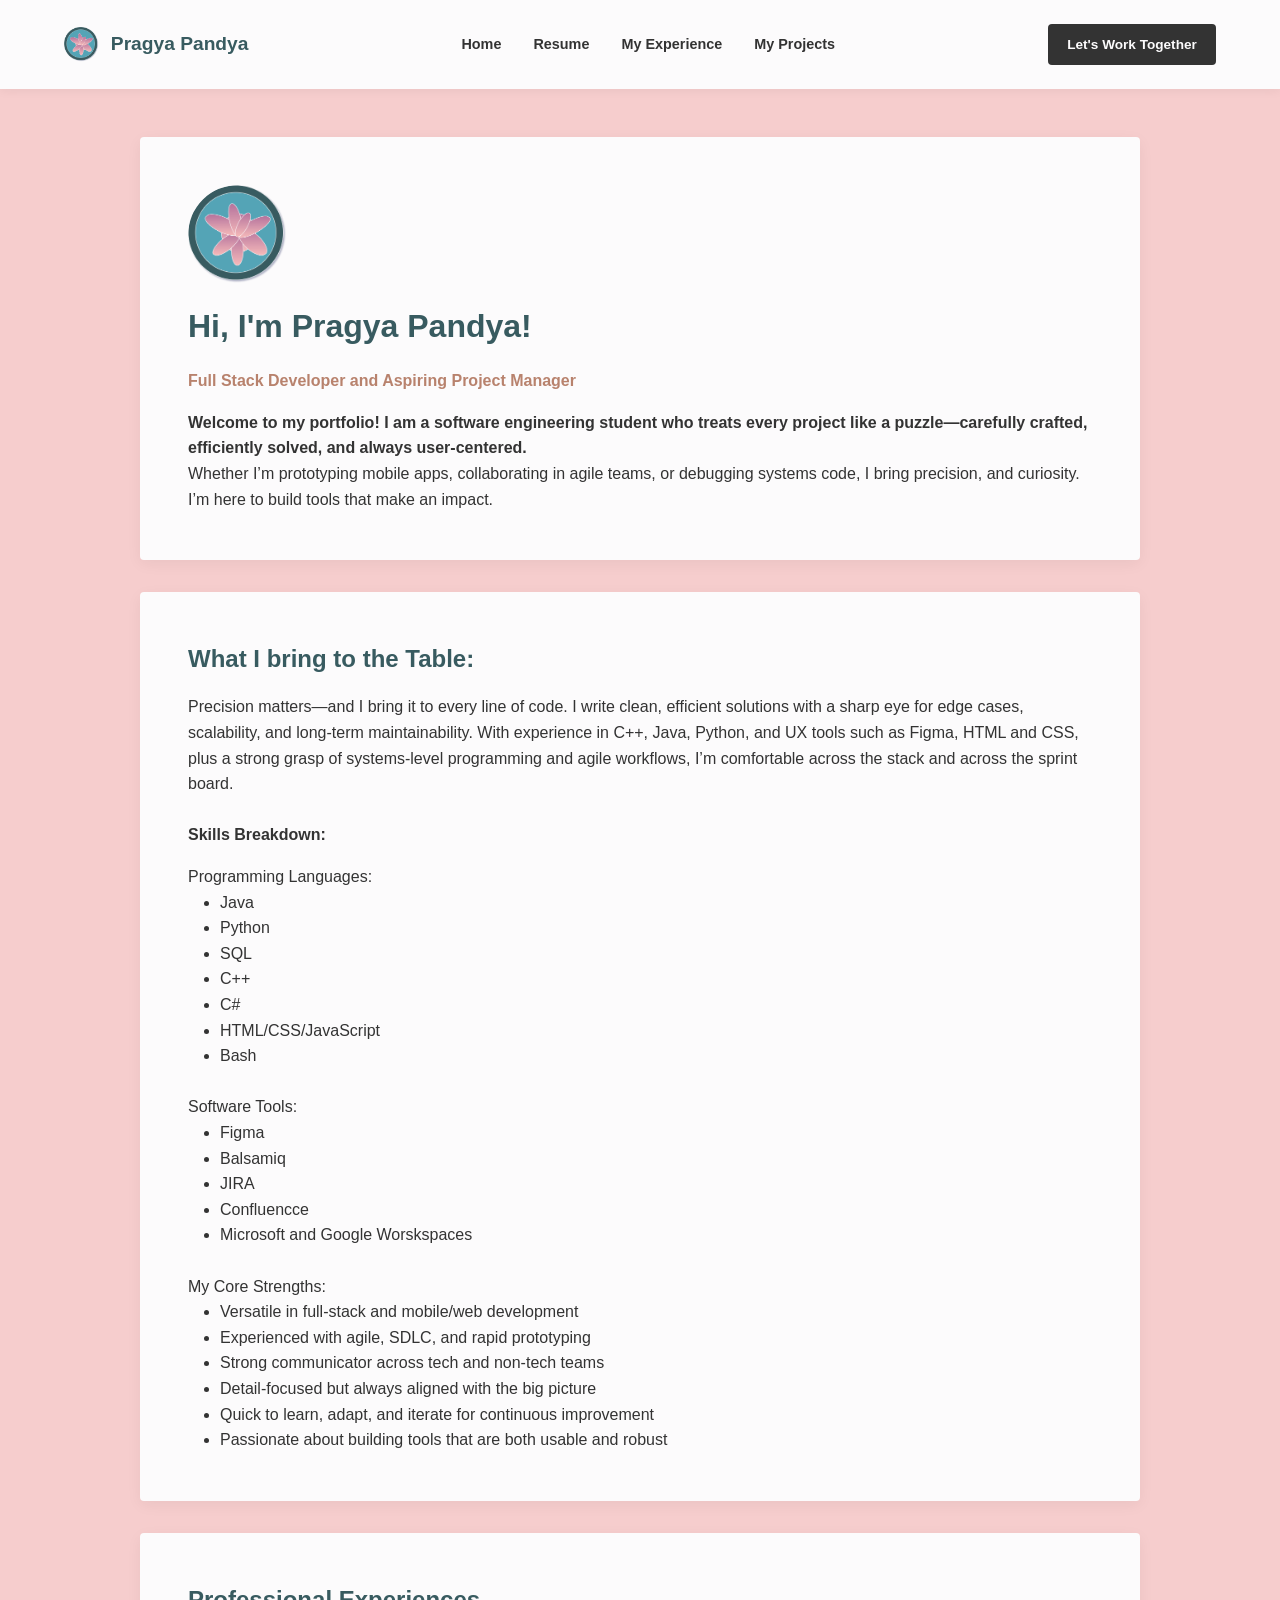
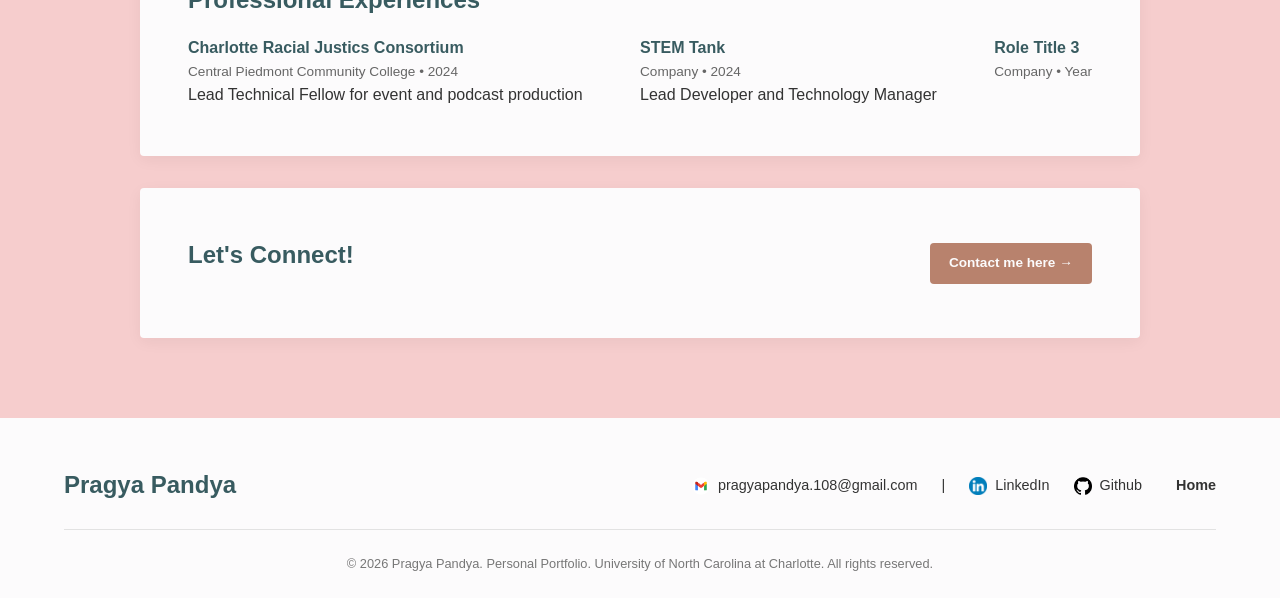
<file: index.html>
<!DOCTYPE html>
<html lang="en">
<head>
    <meta charset="UTF-8">
    <meta name="viewport" content="width=device-width, initial-scale=1.0">
    <title>Home | Pragya Pandya</title>
    <link rel="icon" type="image/x-icon" href="images/lol.png">

    <link rel="stylesheet" href="styles.css">
    <link rel="stylesheet" href="animations.css">
</head>
<body>
    <div id="header-placeholder"></div>

    <main>
        <div class="container-box fade-in">
            <div class="profile-image"><img src="images/lol.png" alt="Profile Image"></div>
            <h1>Hi, I'm Pragya Pandya!</h1>
            <p style="color: var(--tan-brown); font-weight: bold; margin-bottom: 1rem;">Full Stack Developer and Aspiring Project Manager</p>
            <p><strong>Welcome to my portfolio! 
                I am a software engineering 
                student who treats every project like a puzzle—carefully 
                crafted, efficiently solved, and always user-centered.</strong>
                <br>
                Whether I’m prototyping mobile apps, collaborating in 
                agile teams, or debugging systems code, I bring 
                precision, and curiosity. I’m here to build 
                tools that make an impact.
            </p>
        </div>

        <div class="container-box fade-in">
            <h2>What I bring to the Table:</h2>
            <p>                
                Precision matters—and I bring it to every line of code. I 
                write clean, efficient solutions with a sharp eye for edge cases, 
                scalability, and long-term maintainability. With experience in C++, 
                Java, Python, and UX tools such as Figma, HTML and CSS, plus a strong grasp of systems-level programming and 
                agile workflows, I’m comfortable across the stack and across the 
                sprint board.
            </p> <br>
            <p style="margin-bottom: 1rem;"><strong>Skills Breakdown:</strong></p>
            <p>Programming Languages:</p>
            <ul style="margin-left: 2rem;">
                <li>Java</li>
                <li>Python</li>
                <li>SQL</li>
                <li>C++</li>
                <li>C#</li>
                <li>HTML/CSS/JavaScript</li>
                <li>Bash</li>
            </ul> <br>

            <p>Software Tools:</p>
            <ul style="margin-left: 2rem;">
                <li>Figma</li>
                <li>Balsamiq</li>
                <li>JIRA</li>
                <li>Confluencce</li>
                <li>Microsoft and Google Worskspaces</li>
            </ul> <br>

            <p>My Core Strengths:</p>
             <ul style="margin-left: 2rem;">
                <li>Versatile in full-stack and mobile/web development</li>
                <li>Experienced with agile, SDLC, and rapid prototyping</li>
                <li>Strong communicator across tech and non-tech teams</li>
                <li>Detail-focused but always aligned with the big picture</li>
                <li>Quick to learn, adapt, and iterate for continuous improvement</li>
                <li>Passionate about building tools that are both usable and robust</li>
            </ul>
        </div>

        <div class="container-box fade-in" section id="experience">
            <h2>Professional Experiences</h2>
            <div style="display: flex; justify-content: space-between; margin-top: 1rem;">
                <div>
                    <h4 style="color: var(--dark-teal);">Charlotte Racial Justics Consortium</h4>
                    <p style="font-size: 0.85rem; color: #666;">Central Piedmont Community College • 2024</p>
                    <p>Lead Technical Fellow for event and podcast production</p>
                </div>
                <div>
                    <h4 style="color: var(--dark-teal);">STEM Tank</h4>
                    <p style="font-size: 0.85rem; color: #666;">Company • 2024</p>
                    <p>Lead Developer and Technology Manager</p>

                </div>
                <div>
                    <h4 style="color: var(--dark-teal);">Role Title 3</h4>
                    <p style="font-size: 0.85rem; color: #666;">Company • Year</p>
                </div>
            </div>
        </div>

        <div class="container-box fade-in" style="display: flex; justify-content: space-between; align-items: center;">
            <h2>Let's Connect!</h2>
            <a href="contact-form.html" class="btn btn-primary">Contact me here →</a>
        </div>
    </main>

    <div id="footer-placeholder"></div>
    <script src="main.js"></script>
</body>
</html>
</file>
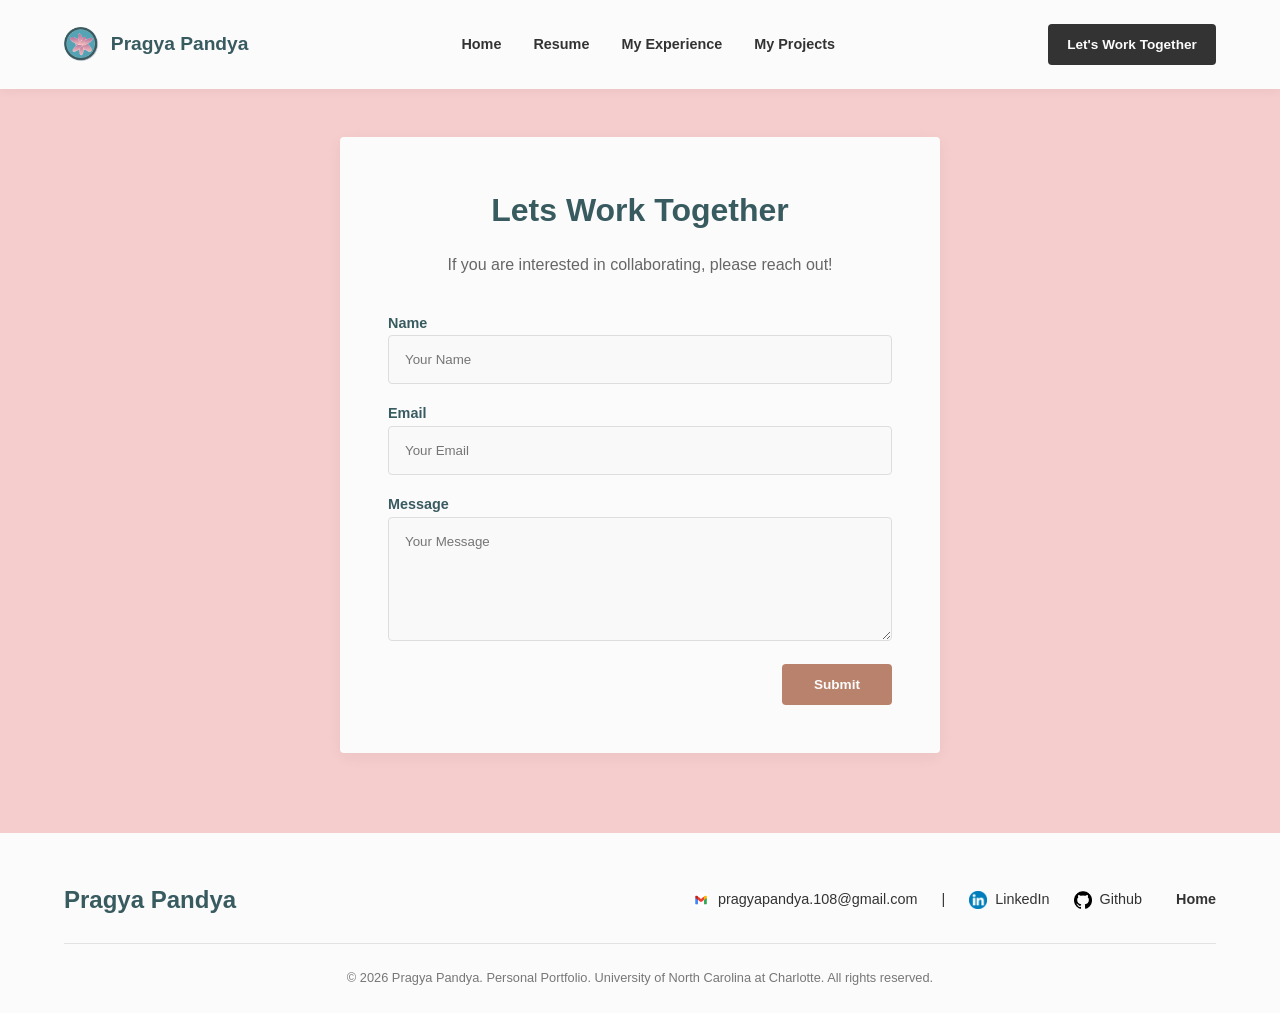
<file: contact-form.html>
<!DOCTYPE html>
<html lang="en">
<head>
    <meta charset="UTF-8">
    <meta name="viewport" content="width=device-width, initial-scale=1.0">
    <title>Contact | Pragya Pandya</title>
    <link rel="icon" type="image/x-icon" href="images/lol.png">
    <link rel="stylesheet" href="styles.css">
    <link rel="stylesheet" href="animations.css">
</head>
<body>
    <div id="header-placeholder"></div>

    <main>
        <div class="container-box fade-in" style="max-width: 600px;">
            <h1 style="text-align: center;">Lets Work Together</h1>
            <p style="text-align: center; color: #666; margin-bottom: 2rem;">If you are interested in collaborating, please reach out!</p>
            
            <form action="#" method="POST">
                <label style="font-weight: bold; font-size: 0.9rem; color: var(--dark-teal);">Name</label>
                <input type="text" placeholder="Your Name" required>
                
                <label style="font-weight: bold; font-size: 0.9rem; color: var(--dark-teal);">Email</label>
                <input type="email" placeholder="Your Email" required>
                
                <label style="font-weight: bold; font-size: 0.9rem; color: var(--dark-teal);">Message</label>
                <textarea rows="6" placeholder="Your Message" required></textarea>
                
                <div style="text-align: right;">
                    <button type="submit" class="btn btn-primary" style="padding: 0.8rem 2rem;">Submit</button>
                </div>
            </form>
        </div>
    </main>

    <div id="footer-placeholder"></div>
    <script src="main.js"></script>
</body>
</html>
</file>
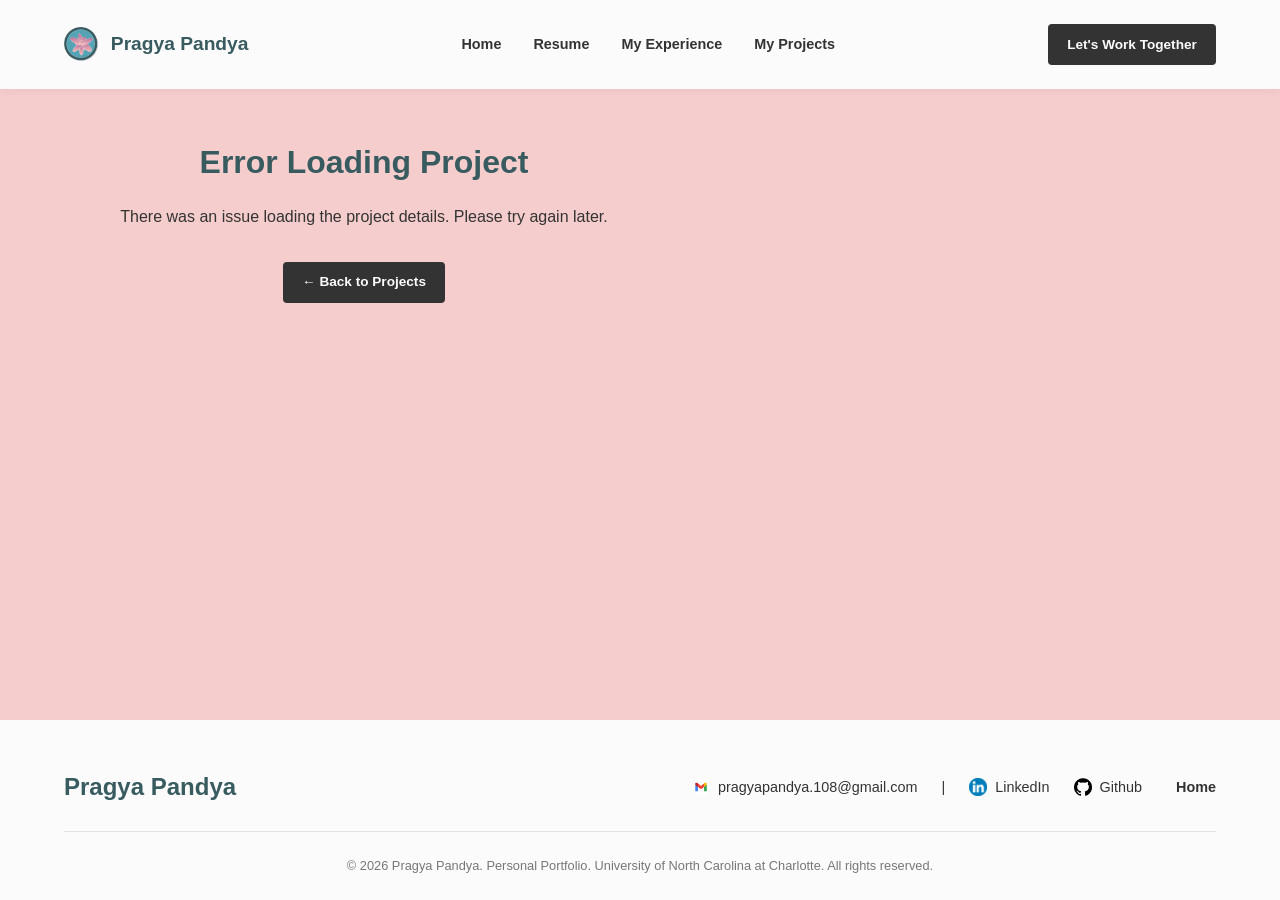
<file: project-detail.html>
<!DOCTYPE html>
<html lang="en">
<head>
    <meta charset="UTF-8">
    <meta name="viewport" content="width=device-width, initial-scale=1.0">
    <title>Project Details | Pragya Pandya</title>
    <link rel="icon" type="image/x-icon" href="images/lol.png">
    <link rel="stylesheet" href="styles.css">
    <link rel="stylesheet" href="animations.css">
</head>
<body>
    <div id="header-placeholder"></div>

    <main class="page-main">
        <section class="block-section bg-pink section-top-padded fade-in">
            
            <div class="inner-card layout-container detail-card-padded">
                
                <a href="projects.html" class="back-link">&larr; Back to Projects</a>
                
                <header class="detail-header-container">
                    <h1 id="project-detail-title" class="detail-title"></h1>
                </header>
                
                <div class="project-img-placeholder img-hero-size" id="project-detail-image"></div>
                
                <div class="detail-content-grid">
                    
                    <aside class="detail-sidebar-left">
                        <h3 class="sidebar-heading">Category</h3>
                        <p id="project-detail-category" class="sidebar-text"></p>

                        <h3 class="sidebar-heading">Affiliation</h3>
                        <p id="project-detail-affiliation" class="sidebar-text"></p>

                        <h3 class="sidebar-heading">Date</h3>
                        <p id="project-detail-date" class="sidebar-text"></p>

                        <h3 class="sidebar-heading">Skills Used</h3>
                        <div id="project-detail-skills" class="tag-container"></div> <br>
                        
                        <h3 class="sidebar-heading">External Links</h3>
                        <div id="project-links-container" style="margin-top: 2rem; display: flex; gap: 1rem; flex-wrap: wrap;"></div>

                    </aside>

                    <article class="detail-main-text">
                        <h2 class="detail-section-heading">Project Details</h2>
                        <p id="project-detail-short-description" class="detail-body-text"></p>

                        <h2 class="detail-section-heading">Project Goals/Vision</h2>
                        <p id="project-detail-goals" class="detail-body-text"></p>

                        <h2 class="detail-section-heading">Project Description</h2>
                        <p id="project-detail-description" class="detail-body-text"></p>

                        <h3 class="sidebar-heading">Project Gallery</h3>
                        <p class="detail-body-text">Here are some images from the project:</p>
                        <div id="project-gallery-container" style="margin-top: 3rem; display: grid; grid-template-columns: repeat(auto-fit, minmax(300px, 1fr)); gap: 1rem;"></div>
                    </article>  

                </div>
            </div>
        </section>
    </main>

    <div id="footer-placeholder"></div>
    <script src="main.js"></script>
    <script src="project-detail-loader.js"></script>
</body>
</html>
</file>
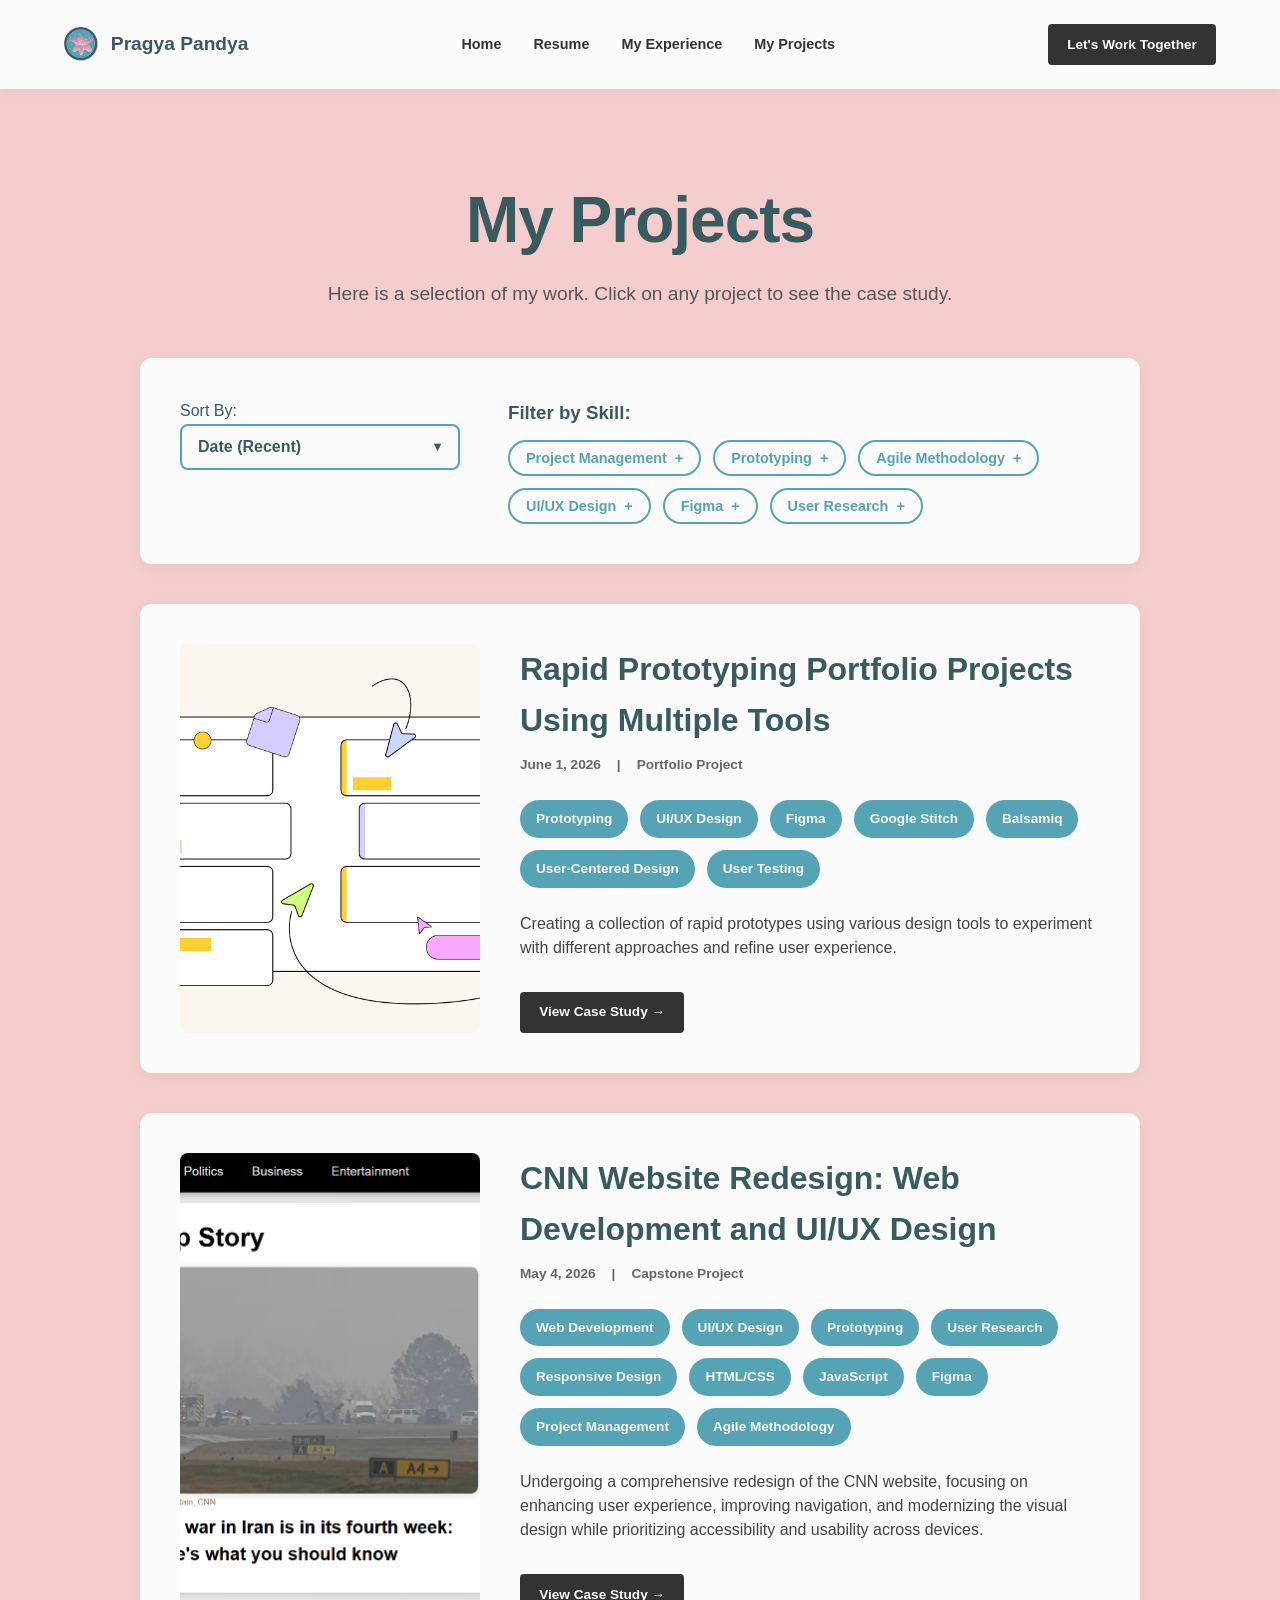
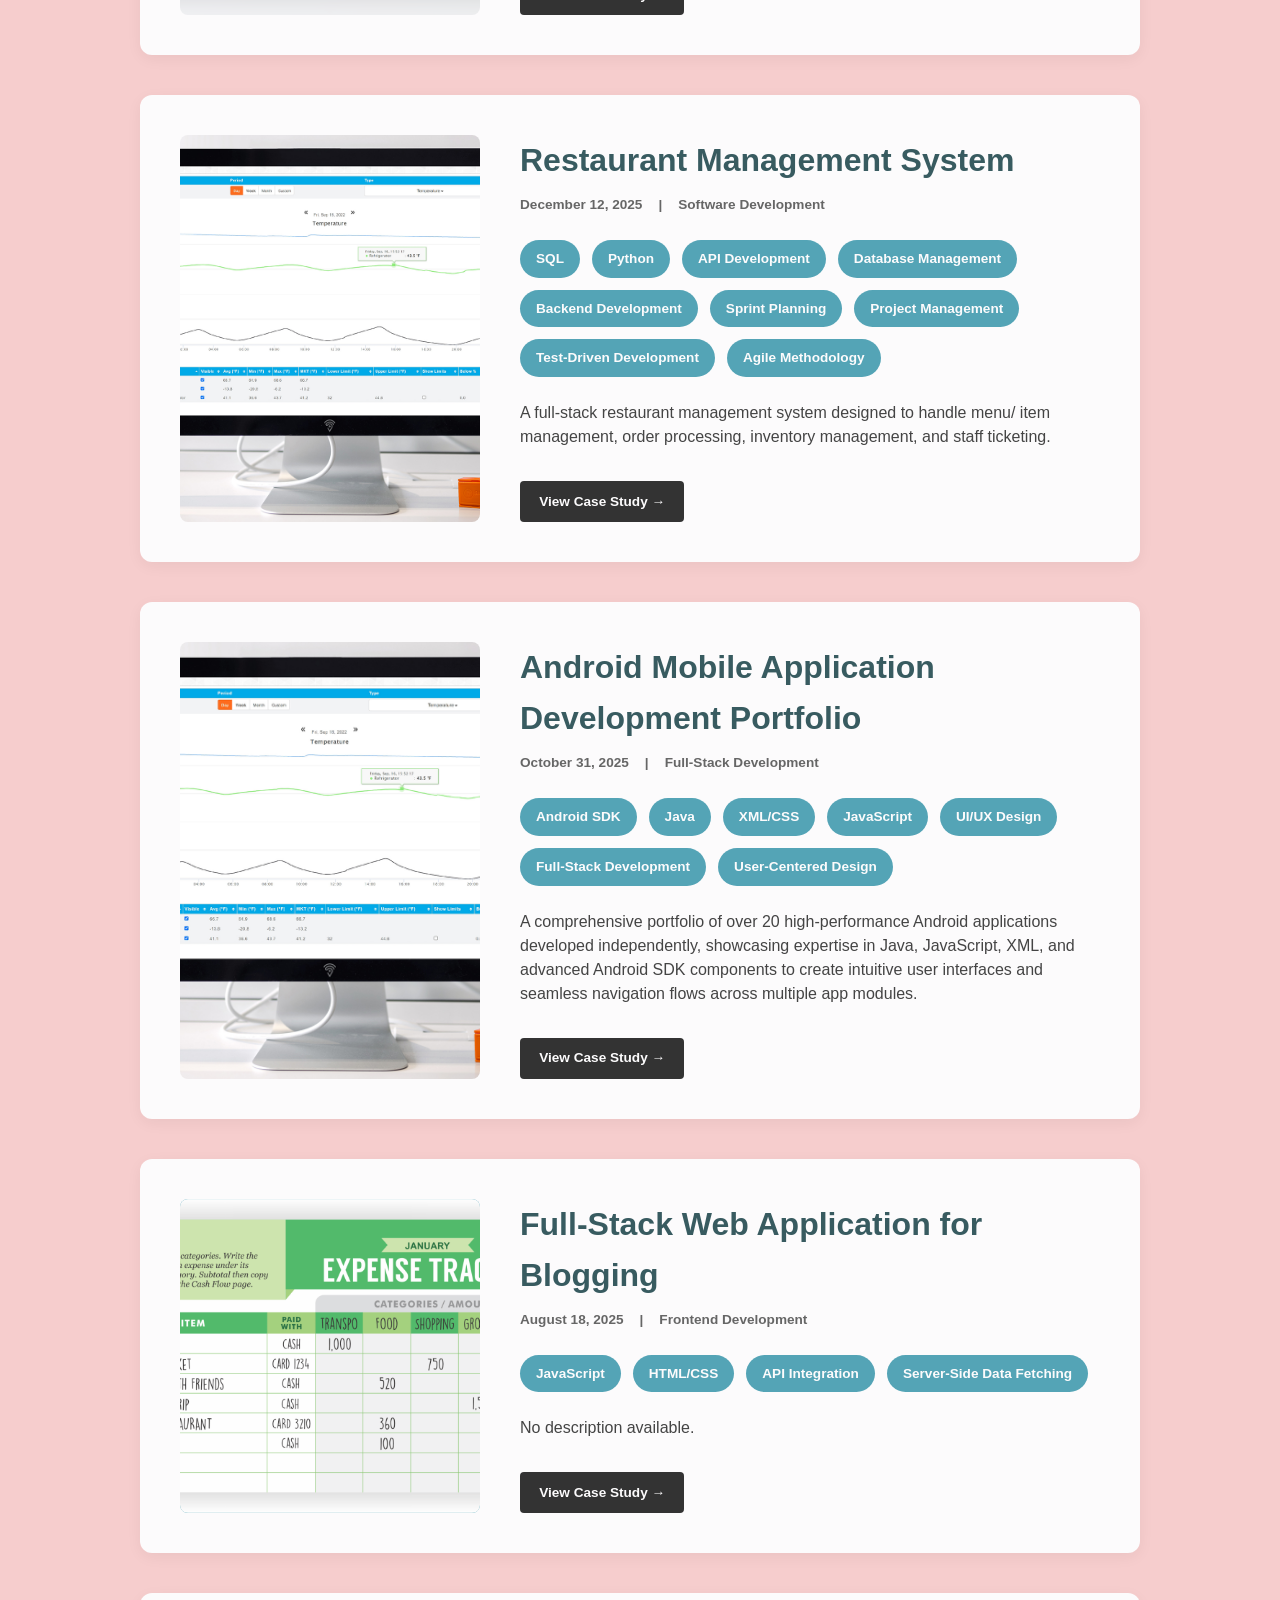
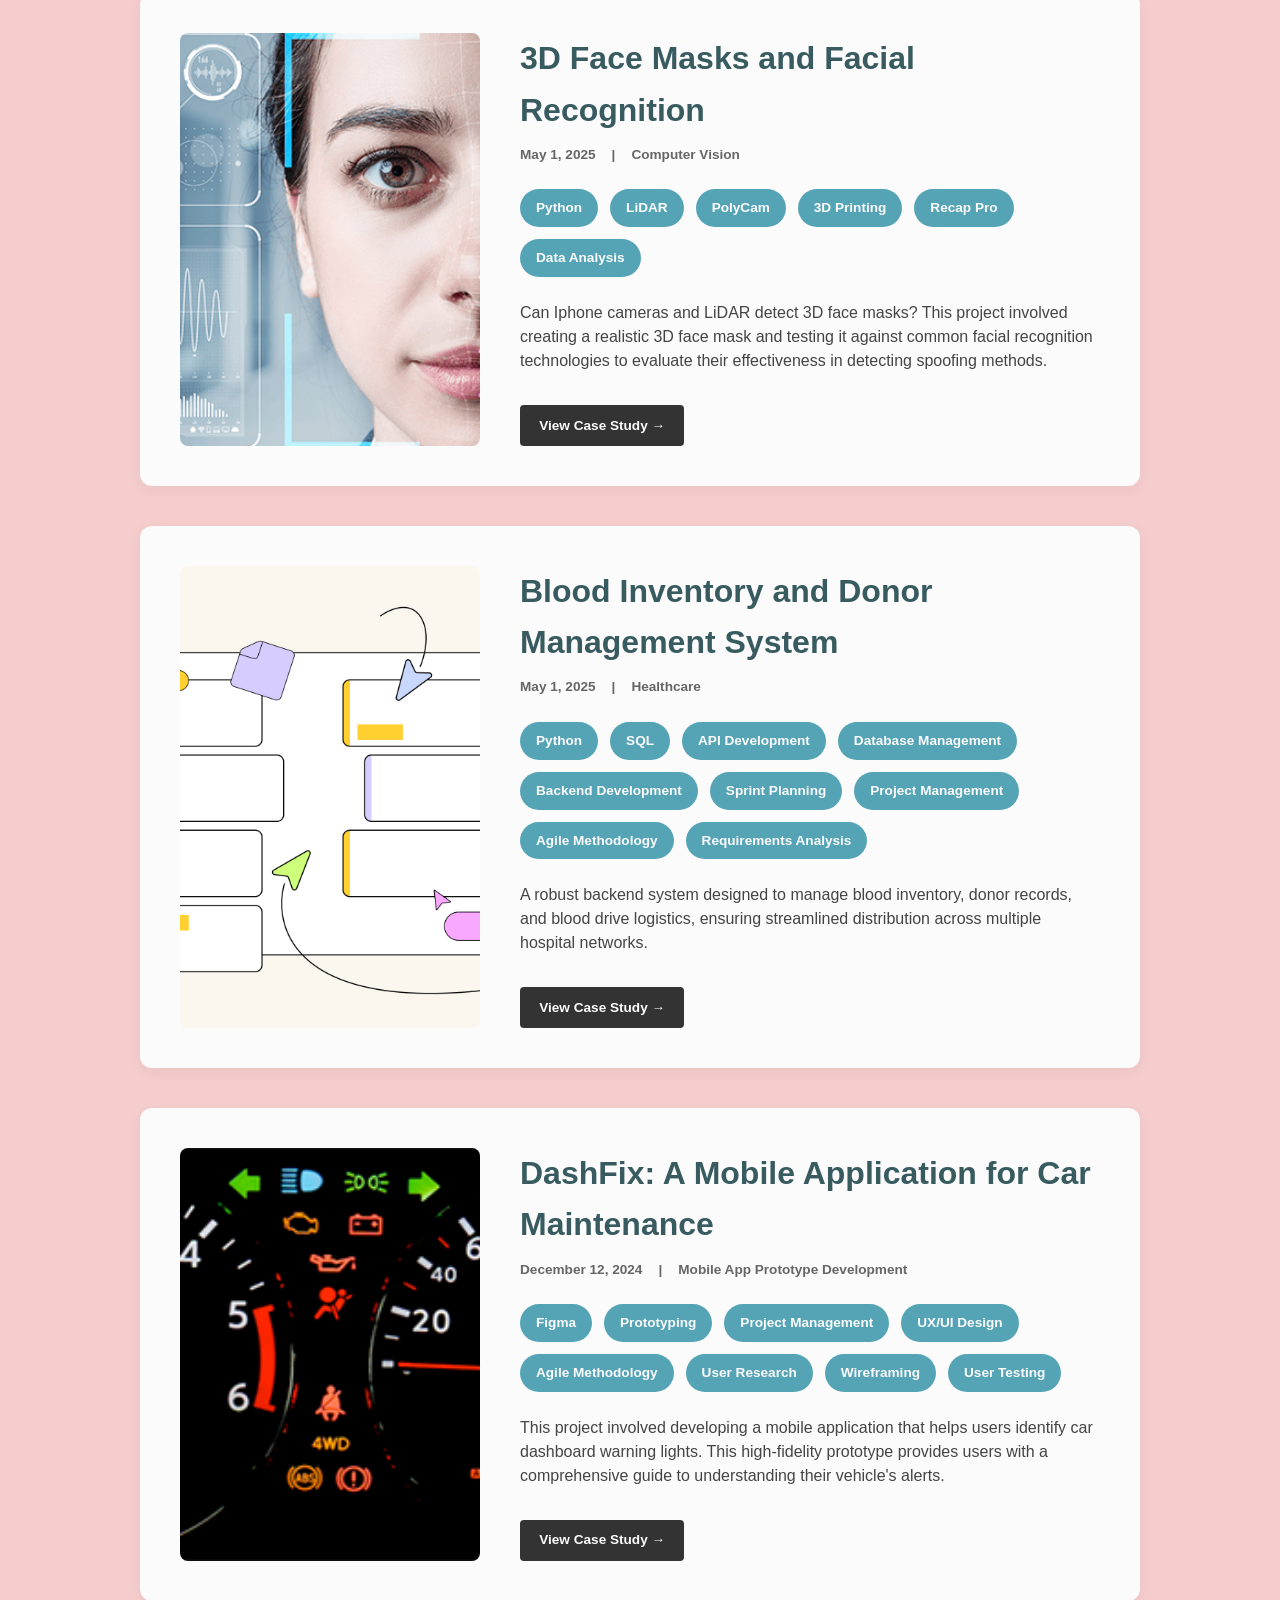
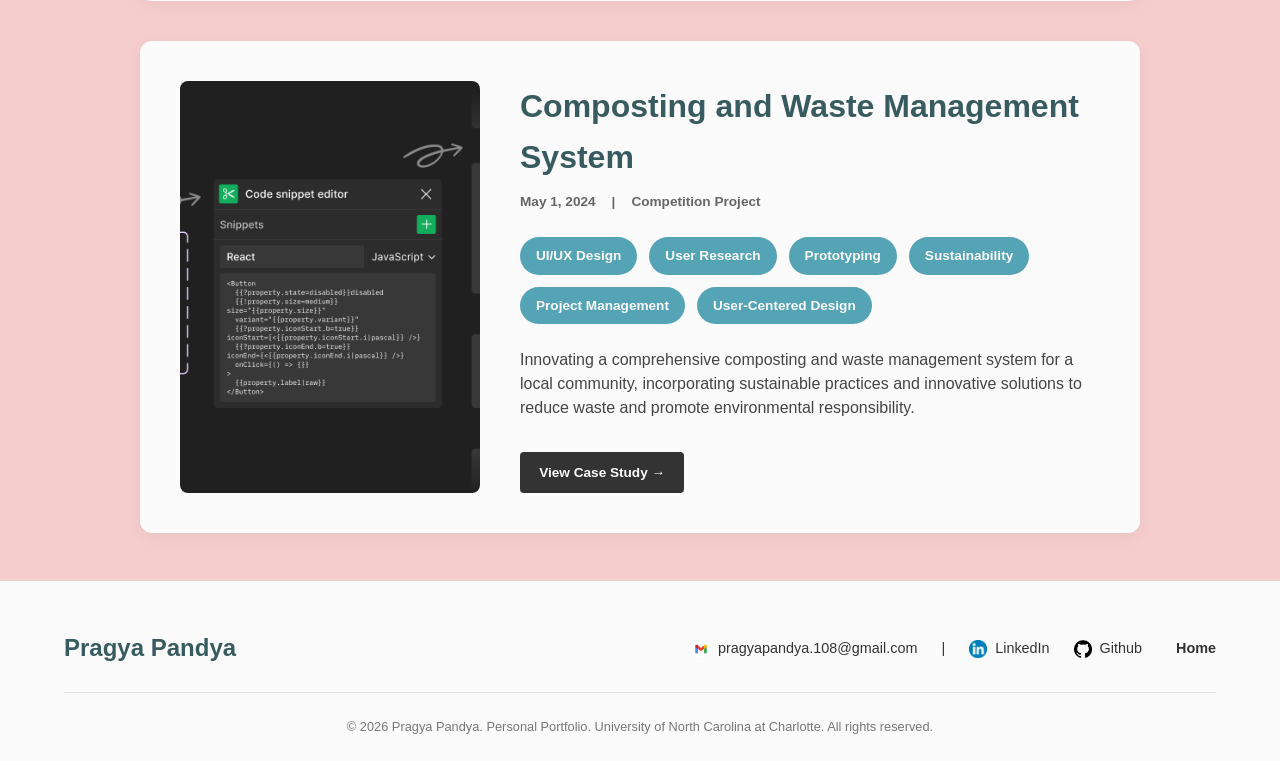
<file: projects.html>
<!DOCTYPE html>
<html lang="en">
<head>
    <meta charset="UTF-8">
    <meta name="viewport" content="width=device-width, initial-scale=1.0">
    <title>My Projects | Pragya Pandya</title>
    <link rel="icon" type="image/x-icon" href="images/lol.png">
    <link rel="stylesheet" href="styles.css">
    <link rel="stylesheet" href="animations.css">
</head>
<body>
    <div id="header-placeholder"></div>

    <main class="page-main">
        <section class="block-section bg-pink section-top-padded">
            <div class="inner-card layout-container header-card-padded">
                <div class="header-text-center">
                    <h1 class="page-title">My Projects</h1>
                    <p class="page-subtitle">Here is a selection of my work. Click on any project to see the case study.</p>
                </div>

                <div class="filter-sort-controls controls-layout controls-border">
                    <div class="control-group sort-group sort-min-width">
                        <label for="sort-select" class="control-label">Sort By:</label>
                        <div class="custom-select-wrapper">
                            <select id="sort-select">
                                <option value="recent">Date (Recent)</option>
                                <option value="oldest">Date (Oldest)</option>
                                <option value="az">Alphabetical (A-Z)</option>
                                <option value="za">Alphabetical (Z-A)</option>
                            </select>
                        </div>
                    </div>

                    <div class="control-group filter-group filter-grow">
                        <h3 class="control-label">Filter by Skill:</h3>
                        <div id="skill-filter-tags" class="tag-container"></div>
                    </div>
                </div>
            </div>
        </section>

        <section class="block-section bg-pink section-no-top-pad">
            <div class="layout-container">
                <div id="projects-container" class="projects-grid"></div>
            </div>
        </section>
    </main>

    <div id="footer-placeholder"></div>
    <script src="main.js"></script> 
    <script src="projects-list.js"></script>
</body>
</html>
</file>
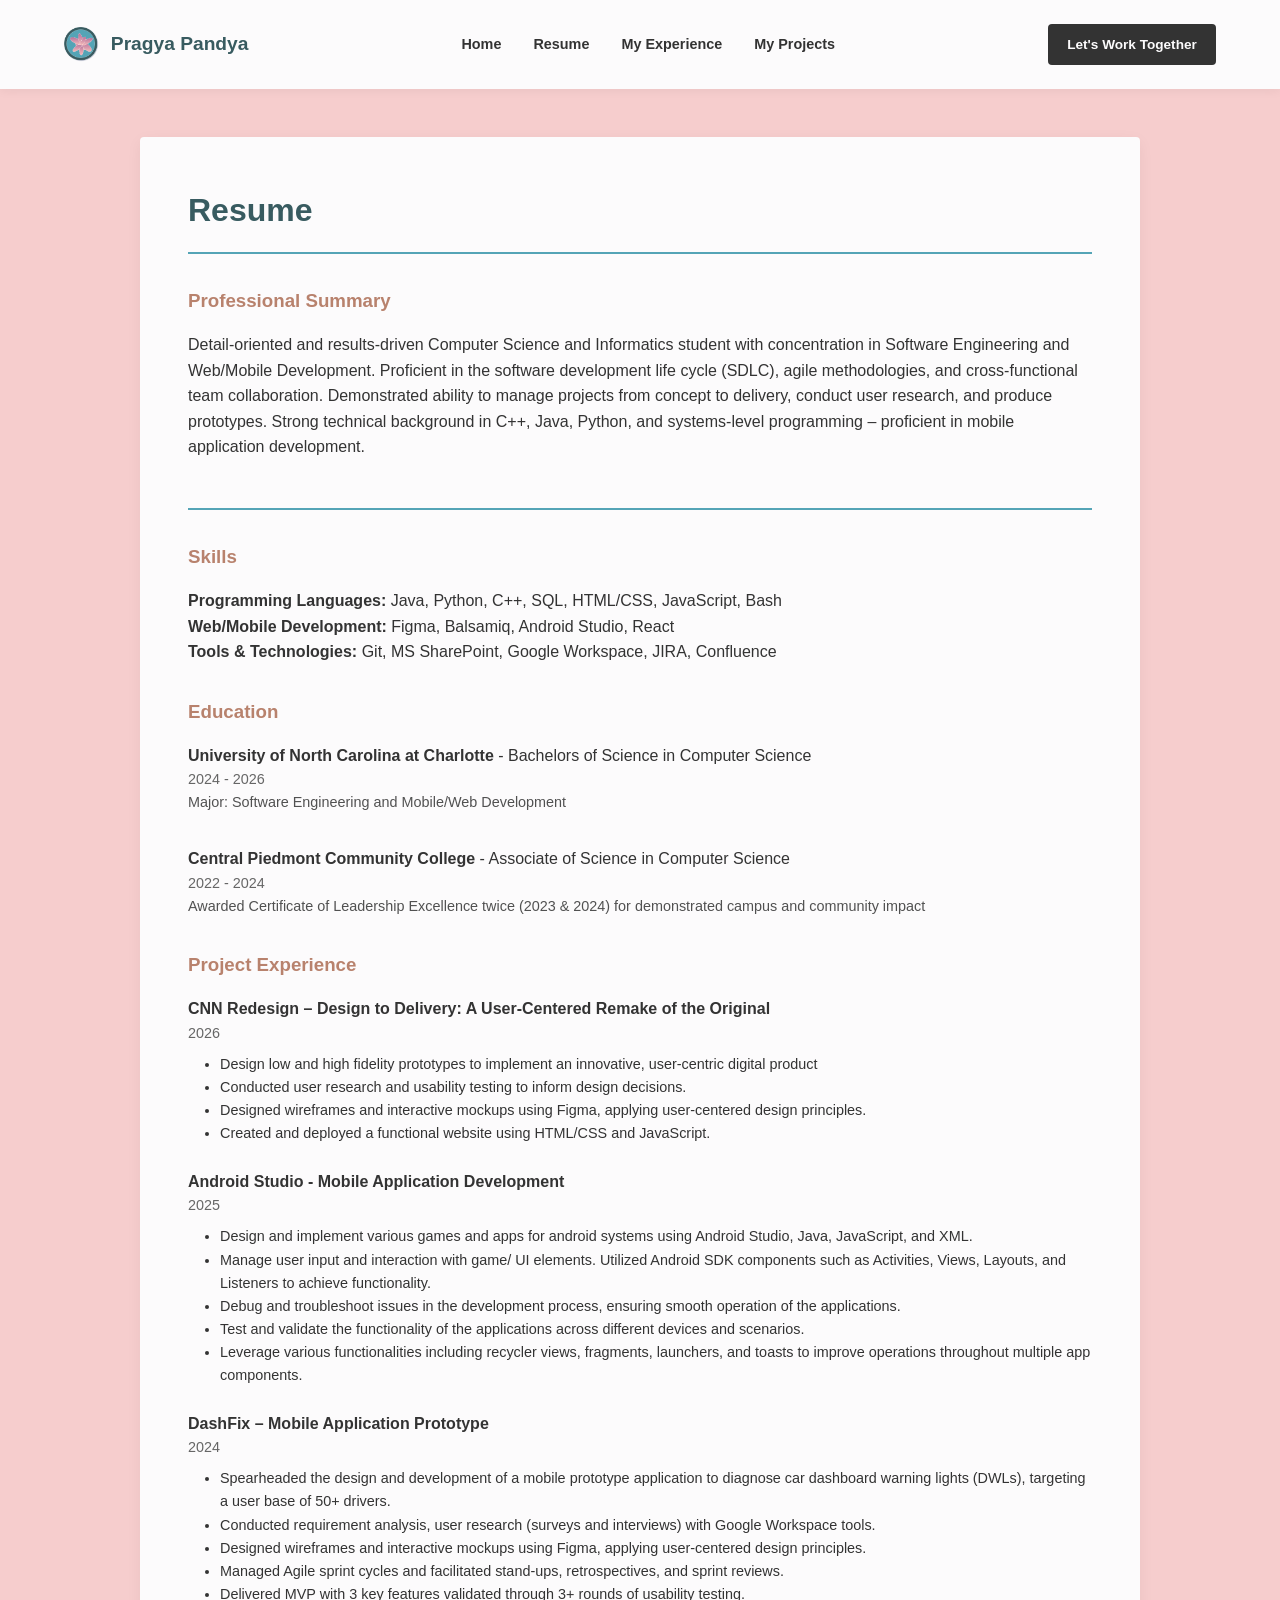
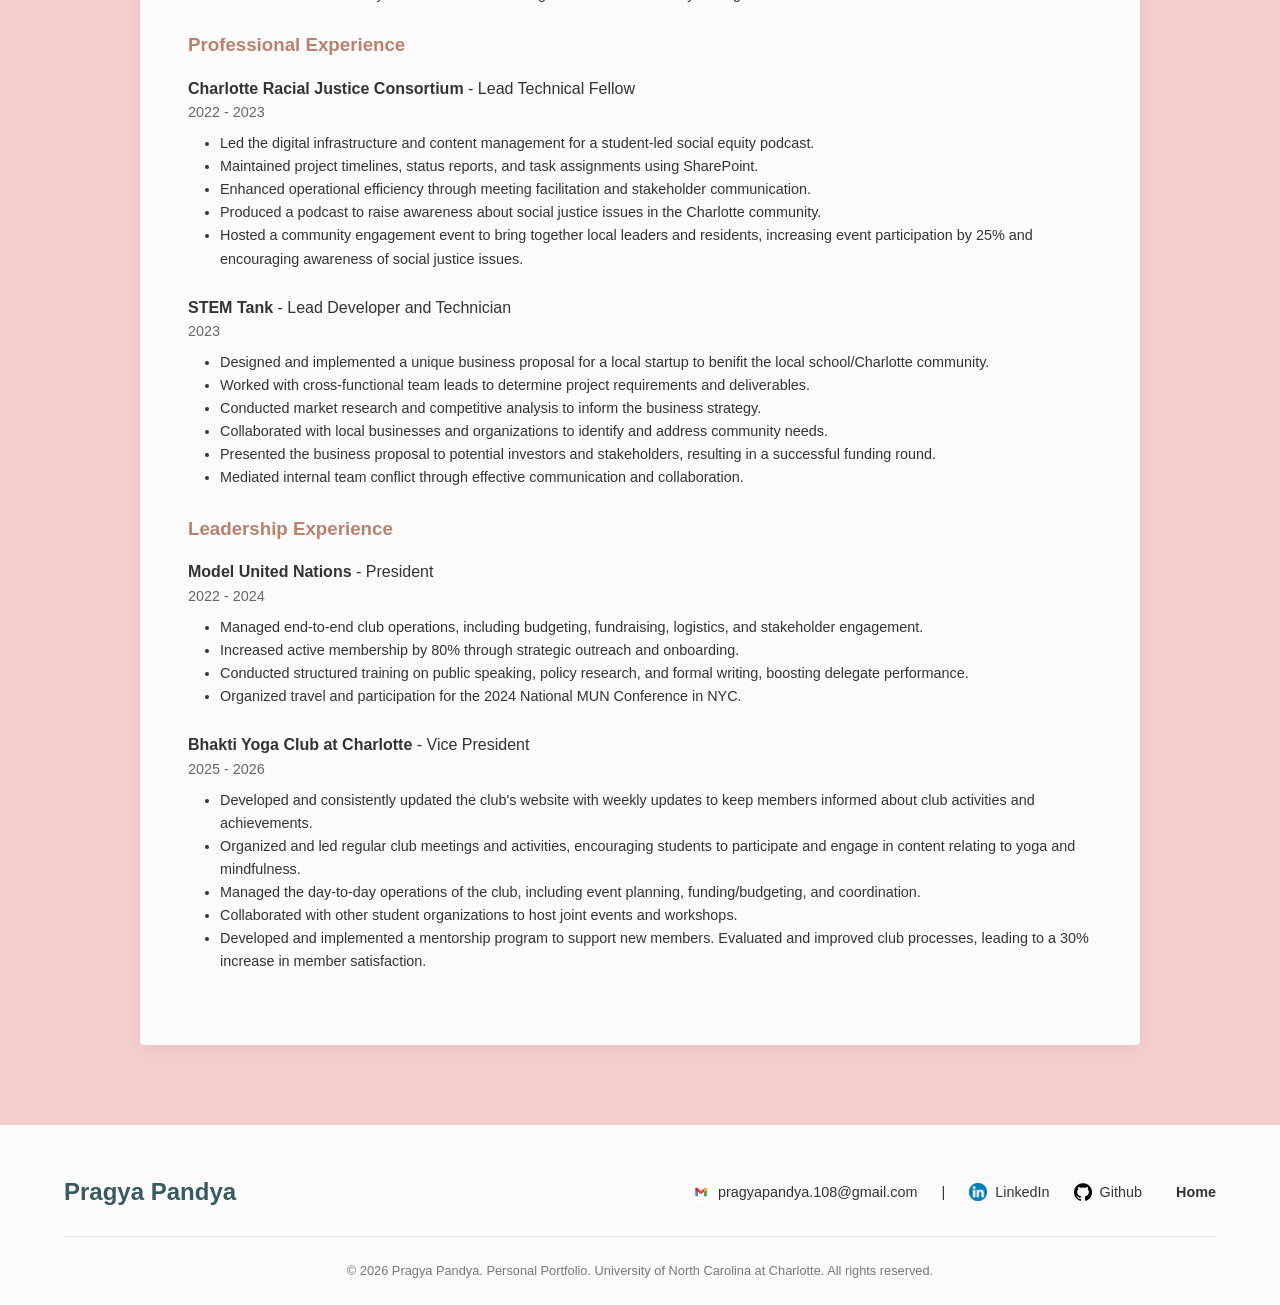
<file: resume.html>
<!DOCTYPE html>
<html lang="en">
<head>
    <meta charset="UTF-8">
    <meta name="viewport" content="width=device-width, initial-scale=1.0">
    <title>Resume | Pragya Pandya</title>
    <link rel="icon" type="image/x-icon" href="images/lol.png">
    <link rel="stylesheet" href="styles.css">
    <link rel="stylesheet" href="animations.css">
</head>
<body>
    <div id="header-placeholder"></div>

    <main>
        <div class="container-box fade-in">
            <h1 style="border-bottom: 2px solid var(--light-blue); padding-bottom: 1rem; margin-bottom: 2rem;">Resume</h1>
            
            <h3 style="color: var(--tan-brown);">Professional Summary</h3>
            <p style="margin-bottom: 2rem;">
                Detail-oriented and results-driven Computer Science and 
                Informatics student with concentration in Software Engineering 
                and Web/Mobile Development. Proficient in the software 
                development life cycle (SDLC), agile methodologies, and 
                cross-functional team collaboration. Demonstrated ability 
                to manage projects from concept to delivery, conduct user 
                research, and produce prototypes. Strong technical background 
                in C++, Java, Python, and systems-level programming – proficient
                in mobile application development. 
            </p>
            
            <h1 style="border-bottom: 2px solid var(--light-blue); padding-bottom: 1rem; margin-bottom: 2rem;"></h1>

            <h3 style="color: var(--tan-brown);">Skills</h3>
            <p>
                <strong>Programming Languages:</strong> Java, Python, C++, SQL, HTML/CSS, JavaScript, Bash
            </p>
            <p>
                <strong>Web/Mobile Development:</strong> Figma, Balsamiq, Android Studio, React
            </p>
            <p>
                <strong>Tools & Technologies:</strong> Git, MS SharePoint, Google Workspace, JIRA, Confluence
            </p>

            <h3 style="color: var(--tan-brown); margin-top: 2rem;">Education</h3>
            <p><strong>University of North Carolina at Charlotte</strong> - Bachelors of Science in Computer Science</p>
            <p style="color: #666; font-size: 0.9rem;">2024 - 2026</p>
             <p style="color: #515151; font-size: 0.9rem; margin-bottom: 2rem;">
                Major: Software Engineering and Mobile/Web Development </p>

            <p><strong>Central Piedmont Community College</strong> - Associate of Science in Computer Science</p>
            <p style="color: #666; font-size: 0.9rem;">2022 - 2024</p>
            <p style="color: #515151; font-size: 0.9rem; margin-bottom: 2rem;">
                Awarded Certificate of Leadership Excellence twice (2023 & 2024) for demonstrated campus and community impact </p>

             <h3 style="color: var(--tan-brown);">Project Experience</h3>
            <div style="margin-bottom: 1.5rem;">
                <p><strong>CNN Redesign – Design to Delivery: A User-Centered Remake of the Original</strong> </p>
                <p style="color: #666; font-size: 0.9rem;">2026</p>
                <ul style="margin-left: 2rem; margin-top: 0.5rem; font-size: 0.9rem;">
                    <li>Design low and high fidelity prototypes to implement an innovative, user-centric digital product</li>
                    <li>Conducted user research and usability testing to inform design decisions.</li>
                    <li>Designed wireframes and interactive mockups using Figma, applying user-centered design principles.</li>
                    <li>Created and deployed a functional website using HTML/CSS and JavaScript.</li>
                </ul>
            </div>

            <div style="margin-bottom: 1.5rem;">
                <p><strong>Android Studio - Mobile Application Development</strong> </p>
                <p style="color: #666; font-size: 0.9rem;">2025</p>
                <ul style="margin-left: 2rem; margin-top: 0.5rem; font-size: 0.9rem;">
                    <li>Design and implement various games and apps for android systems using Android Studio, Java, JavaScript, and XML.</li>
                    <li>Manage user input and interaction with game/ UI elements. Utilized Android SDK components such as Activities, Views, Layouts, and Listeners to achieve functionality. </li>
                    <li>Debug and troubleshoot issues in the development process, ensuring smooth operation of the applications.</li>
                    <li>Test and validate the functionality of the applications across different devices and scenarios.</li>
                    <li>Leverage various functionalities including recycler views, fragments, launchers, and toasts to improve operations throughout multiple app components.</li>
                 </ul>
            </div>

            <div style="margin-bottom: 1.5rem;">
                <p><strong>DashFix – Mobile Application Prototype</strong> </p>
                <p style="color: #666; font-size: 0.9rem;">2024</p>
                <ul style="margin-left: 2rem; margin-top: 0.5rem; font-size: 0.9rem;">
                    <li>Spearheaded the design and development of a mobile prototype application to diagnose car dashboard warning lights (DWLs), targeting a user base of 50+ drivers.</li>
                    <li>Conducted requirement analysis, user research (surveys and interviews) with Google Workspace tools.</li>
                    <li>Designed wireframes and interactive mockups using Figma, applying user-centered design principles.</li>
                    <li>Managed Agile sprint cycles and facilitated stand-ups, retrospectives, and sprint reviews.</li>
                    <li>Delivered MVP with 3 key features validated through 3+ rounds of usability testing.</li>
                </ul>
            </div>
            <h3 style="color: var(--tan-brown);">Professional Experience</h3>
            <div style="margin-bottom: 1.5rem;">
                <p><strong>Charlotte Racial Justice Consortium</strong> - Lead Technical Fellow</p>
                <p style="color: #666; font-size: 0.9rem;">2022 - 2023</p>
                <ul style="margin-left: 2rem; margin-top: 0.5rem; font-size: 0.9rem;">
                    <li>Led the digital infrastructure and content management for a student-led social equity podcast.</li>
                    <li>Maintained project timelines, status reports, and task assignments using SharePoint.</li>
                    <li>Enhanced operational efficiency through meeting facilitation and stakeholder communication.</li>
                    <li>Produced a podcast to raise awareness about social justice issues in the Charlotte community.</li>
                    <li>Hosted a community engagement event to bring together local leaders and residents, increasing event participation by 25% and encouraging awareness of social justice issues.</li>

                </ul>
            </div>

            <div style="margin-bottom: 1.5rem;">
                <p><strong>STEM Tank</strong> - Lead Developer and Technician</p>
                <p style="color: #666; font-size: 0.9rem;">2023</p>
                <ul style="margin-left: 2rem; margin-top: 0.5rem; font-size: 0.9rem;">
                    <li>Designed and implemented a unique business proposal for a local startup to benifit the local school/Charlotte community.</li>
                    <li>Worked with cross-functional team leads to determine project requirements and deliverables.</li>
                    <li>Conducted market research and competitive analysis to inform the business strategy.</li>
                    <li>Collaborated with local businesses and organizations to identify and address community needs.</li>
                    <li>Presented the business proposal to potential investors and stakeholders, resulting in a successful funding round.</li>
                    <li>Mediated internal team conflict through effective communication and collaboration.</li>
                </ul>
            </div>


            <h3 style="color: var(--tan-brown);">Leadership Experience</h3>
            <div style="margin-bottom: 1.5rem;">
                <p><strong>Model United Nations</strong> - President</p>
                <p style="color: #666; font-size: 0.9rem;">2022 - 2024</p>
                <ul style="margin-left: 2rem; margin-top: 0.5rem; font-size: 0.9rem;">
                    <li>Managed end-to-end club operations, including budgeting, fundraising, logistics, and stakeholder engagement.</li>
                    <li>Increased active membership by 80% through strategic outreach and onboarding.</li>
                    <li>Conducted structured training on public speaking, policy research, and formal writing, boosting delegate performance.</li>
                    <li>Organized travel and participation for the 2024 National MUN Conference in NYC.</li>
                </ul>
            </div>

             <div style="margin-bottom: 1.5rem;">
                <p><strong>Bhakti Yoga Club at Charlotte</strong> - Vice President</p>
                <p style="color: #666; font-size: 0.9rem;">2025 - 2026</p>
                <ul style="margin-left: 2rem; margin-top: 0.5rem; font-size: 0.9rem;">
                    <li>Developed and consistently updated the club's website with weekly updates to keep members informed about club activities and achievements.</li>
                    <li>Organized and led regular club meetings and activities, encouraging students to participate and engage in content relating to yoga and mindfulness.</li>
                    <li>Managed the day-to-day operations of the club, including event planning, funding/budgeting, and coordination.</li>
                    <li>Collaborated with other student organizations to host joint events and workshops.</li>
                    <li>Developed and implemented a mentorship program to support new members. Evaluated and improved club processes, leading to a 30% increase in member satisfaction.</li>
                </ul>
            </div>
    </main>

    <div id="footer-placeholder"></div>
    <script src="main.js"></script>
</body>
</html>
</file>
<file: styles.css>
/* --- COLOR PALETTE VARIABLES --- */
:root {
    --dark-teal: #385B60;
    --light-blue: #54A4B6;
    --off-white: #FCFBFC;
    --light-pink: #f6cdcd;
    --pink: #f6baba;
    --tan-brown: #B8826D;
    --text-color: #333333;
}

/* --- GLOBAL STYLES --- */
* {
    margin: 0;
    padding: 0;
    box-sizing: border-box;
    font-family: 'Helvetica Neue', Arial, sans-serif;
}

body {
    background-color: var(--light-pink); 
    color: var(--text-color);
    line-height: 1.6;
    display: flex;
    flex-direction: column;
    min-height: 100vh;
}

main {
    flex: 1;
    padding: 3rem 5%;
}

a {
    text-decoration: none;
    color: inherit;
}

h1, h2, h3 {
    color: var(--dark-teal);
    margin-bottom: 1rem;
}

/* --- CONTAINERS  --- */
.container-box {
    background-color: var(--off-white);
    padding: 3rem;
    margin: 0 auto 2rem auto;
    width: 100%;
    max-width: 1000px;
    border-radius: 4px;
    box-shadow: 0 4px 15px rgba(0,0,0,0.05);
}

.container-transparent {
    margin: 0 auto 2rem auto;
    width: 100%;
    max-width: 1000px;
}

/* --- NAVIGATION & FOOTER --- */
.navbar {
    display: flex;
    justify-content: space-between;
    align-items: center;
    padding: 1.5rem 5%;
    background-color: var(--off-white);
    box-shadow: 0 2px 10px rgba(0,0,0,0.05);
}

/* --- NAVBAR BRAND (Logo & Name) --- */
.nav-brand {
    display: flex;
    align-items: center;
    gap: 12px; /* Controls the space between the image and your name */
    text-decoration: none; /* Removes any default link underlining */
}

.brand-icon {
    height: 35px; /* Adjust this number to make your logo bigger or smaller */
    width: auto;
    object-fit: contain;
}

.logo {
    font-weight: bold;
    font-size: 1.2rem;
    color: var(--dark-teal);
}

.nav-links {
    display: flex;
    gap: 2rem;
}

.nav-links a {
    font-size: 0.9rem;
    font-weight: bold;
    transition: color 0.3s ease;
}

.nav-links a:hover {
    color: var(--light-blue);
}

.profile-image {
    width: 100px;
    height: 100px;
    border-radius: 50%;
    overflow: hidden;
    margin-bottom: 1rem;
}

.profile-image img {
    width: 100%;
    height: 100%;
    object-fit: cover;
}

/* --- FOOTER MAIN CONTAINER --- */
.footer {
    background-color: var(--off-white);
    padding: 3rem 5% 1.5rem 5%; /* More padding on top to separate it from the page content */
    margin-top: auto;
}

/* Switches to a column layout so the top, line, and bottom stack neatly */
.footer-content {
    max-width: 1200px;
    margin: 0 auto;
    display: flex;
    flex-direction: column; 
    gap: 1.5rem;
}

/* --- FOOTER TOP (Name & Links) --- */
.footer-top {
    display: flex;
    justify-content: space-between;
    align-items: center;
    flex-wrap: wrap; /* Allows it to wrap on small screens */
    gap: 2rem;
}

.footer-name {
    font-size: 1.5rem;
    font-weight: bold;
    color: var(--dark-teal);
    text-decoration: none;
}

/* --- THE ICONS & LINKS --- */
.ui-icons {
    display: flex;
    align-items: center;
    gap: 1.5rem;
    flex-wrap: wrap;
    font-size: 0.9rem;
    color: var(--text-color);
}

.ui-icons a {
    display: flex;
    align-items: center;
    gap: 8px;
    color: inherit;
    text-decoration: none;
    transition: color 0.2s ease, opacity 0.2s ease;
}

.ui-icons a:hover {
    color: var(--light-blue);
    opacity: 0.8;
}

.footer-icons {
    width: 18px;
    height: 18px;
    object-fit: contain;
}

.about-link {
    font-weight: bold;
    margin-left: 10px;
}

/* --- DIVIDER & COPYRIGHT --- */
.footer-line {
    border: none;
    height: 1px;
    background-color: rgba(0, 0, 0, 0.1); /* Very subtle grey line */
    width: 100%;
}

.footer-bottom {
    text-align: center;
    font-size: 0.8rem;
    color: #777; /* Slightly faded text so it isn't distracting */
}

/* --- BUTTONS & FORMS --- */
.btn {
    background-color: var(--text-color);
    color: var(--off-white);
    padding: 0.6rem 1.2rem;
    border-radius: 4px;
    font-size: 0.85rem;
    font-weight: bold;
    border: none;
    cursor: pointer;
    transition: all 0.3s ease;
    display: inline-block;
}

.btn:hover {
    background-color: var(--dark-teal);
}

.btn-primary {
    background-color: var(--tan-brown);
}

.btn-primary:hover {
    background-color: var(--light-blue);
}

input, textarea {
    width: 100%;
    padding: 1rem;
    border: 1px solid #ddd;
    border-radius: 4px;
    background-color: #f9f9f9;
    font-family: inherit;
    margin-bottom: 1rem;
}

input:focus, textarea:focus {
    outline: none;
    border-color: var(--light-blue);
}

/* --- PROJECT SPECIFIC STYLES --- */
.project-card {
    display: grid;
    grid-template-columns: 300px 1fr; /* Image on left, text on right */
    gap: 2.5rem;
    background-color: var(--off-white);
    padding: 2.5rem;
    border-radius: 12px;
    box-shadow: 0 4px 15px rgba(0,0,0,0.05);
    align-items: center;
    transition: transform 0.3s ease, box-shadow 0.3s ease;
}

.project-card:hover {
    transform: translateY(-5px);
    box-shadow: 0 8px 25px rgba(0,0,0,0.1);
}

/* --- PROJECT DETAIL STYLES --- */

/* --- PAGE TITLE & SUBTITLE --- */
.page-title {
    font-size: 4rem; 
    color: var(--dark-teal);
    font-weight: 900; /* Extra bold */
    text-align: center;
    margin-top: 2rem;
    margin-bottom: 0.5rem;
    letter-spacing: -1px; 
}

.page-subtitle {
    text-align: center;
    color: #555;
    font-size: 1.2rem;
    margin-bottom: 3rem; 
}

.project-img-placeholder {
    width: 100%;
    height: 100%;
    min-height: 200px;
    background-color: var(--light-blue); 
    border-radius: 8px; 
    overflow: hidden; 
    display: flex;
}

.project-img-placeholder img {
    width: 100%;
    height: 100%;
    object-fit: cover; 
    object-position: center; 
    display: block;
}

/* Specific heights for different contexts */
.img-card-size { height: 220px; }
.img-hero-size { height: 450px; margin-bottom: 3rem; }
.img-secondary-size { height: 350px; margin-top: 3rem; margin-bottom: 3rem; }

/* --- PROJECT CONTROL PANEL (`projects.html`) --- */
.filter-sort-controls {
    display: flex;
    justify-content: space-between;
    align-items: flex-start;
    gap: 3rem;
    max-width: 1000px;
    
    /* Center it AND add 2.5rem bottom margin to separate it from project cards */
    margin: 0 auto 2.5rem auto; 
    
    background-color: var(--off-white);
    padding: 2.5rem;
    border-radius: 12px; /* Matches project cards perfectly */
    box-shadow: 0 4px 15px rgba(0,0,0,0.05); /* Adds the missing shadow */
}

.sort-min-width { 
    min-width: 280px; /* Increased to prevent text cut-off */
}

.filter-sort-controls h3, .filter-sort-controls label {
    margin-bottom: 0.75rem;
    color: var(--dark-teal); /* Ensure labels are visible */
}

.sort-group select {
    background-color: transparent;
    color: var(--off-white);
    border: 2px solid var(--light-blue);
    padding: 0.8rem;
    border-radius: 8px;
    font-size: 1rem;
    cursor: pointer;
    font-family: inherit;
    width: 100%;
}

.sort-group select:focus {
    outline: none;
    border-color: var(--tan-brown);
}

/* --- SKILL FILTER PILLS - CONCEPTUAL MAPPING --- */
.skill-filter-pill {
    padding: 0.6rem 1.2rem;
    border-radius: 50px;
    font-size: 0.9rem;
    font-weight: 600;
    border: none;
    cursor: pointer;
    transition: all 0.3s ease;
    display: flex;
    align-items: center;
    gap: 0.5rem;
}

/* --- PROJECT CARDS (`projects.html`) --- */
#projects-container {
    width: 100%;
    max-width: 1000px; /* Ensure it perfectly aligns with the filter card above it */
    margin: 0 auto;
    
    /* Flexbox rules to force spacing between cards */
    display: flex;
    flex-direction: column;
    gap: 2.5rem; 
}

.project-card {
    display: grid;
    grid-template-columns: 300px 1fr; /* Image on left, text on right */
    gap: 2.5rem;
    background-color: var(--off-white);
    padding: 2.5rem;
    border-radius: 12px;
    box-shadow: 0 4px 15px rgba(0,0,0,0.05);
    align-items: center;
    transition: transform 0.3s ease, box-shadow 0.3s ease;
}

.project-card:hover {
    transform: translateY(-5px);
    box-shadow: 0 8px 25px rgba(0,0,0,0.1);
}

.project-card h2 {
    color: var(--dark-teal);
    font-size: 2rem;
    margin-bottom: 0.5rem;
}

/* Back button on detail page */
.inner-card > a {
    transition: color 0.3s ease;
}

.inner-card > a:hover {
    color: var(--light-blue);
}

/* --- CUSTOM DROPDOWN STYLING --- */
.custom-select-wrapper {
    position: relative;
    width: 100%;
}

/* Hide default arrow and style the box */
.custom-select-wrapper select {
    appearance: none;
    -webkit-appearance: none;
    -moz-appearance: none;
    width: 100%;
    background-color: var(--off-white);
    border: 2px solid var(--light-blue);
    color: var(--dark-teal);
    padding: 0.8rem 2.5rem 0.8rem 1rem;
    border-radius: 8px;
    font-size: 1rem;
    font-weight: bold;
    cursor: pointer;
    transition: all 0.3s ease;
    white-space: nowrap;
    overflow: hidden;
    text-overflow: ellipsis;
}

.custom-select-wrapper select:focus {
    outline: none;
    border-color: var(--dark-teal);
    box-shadow: 0 0 0 3px rgba(84, 164, 182, 0.2);
}

/* Custom CSS Arrow */
.custom-select-wrapper::after {
    content: "▼";
    font-size: 0.8rem;
    color: var(--dark-teal);
    position: absolute;
    right: 1rem;
    top: 50%;
    transform: translateY(-50%);
    pointer-events: none; /* Allows clicking through the arrow to open the menu */
}

/* --- SKILL FILTER PILLS  --- */
.tag-container {
    display: flex;
    flex-wrap: wrap;
    gap: 0.75rem;
}

.skill-filter-pill {
    padding: 0.5rem 1rem;
    border-radius: 50px;
    font-size: 0.9rem;
    font-weight: 600;
    border: 2px solid transparent;
    cursor: pointer;
    transition: all 0.3s ease;
    display: flex;
    align-items: center;
    gap: 0.5rem;
}

.skill-filter-pill.unselected {
    background-color: var(--off-white);
    color: var(--light-blue);
    border-color: var(--light-blue);
}

.skill-filter-pill.selected {
    background-color: var(--dark-teal);
    color: var(--off-white);
}

.skill-filter-pill:hover {
    transform: translateY(-2px);
    box-shadow: 0 4px 10px rgba(0,0,0,0.1);
}



/* --- PROJECT DETAIL PAGE --- */

#project-detail-image {
    background-size: cover !important;
    background-position: center; 
    background-repeat: no-repeat !important;
}

img#project-detail-image,
.project-detail-image-container img {
    width: 100%;
    height: auto; /* Lets the height adjust naturally to the image's proportions */
    object-fit: fill; /* Prevents cropping */
    max-height: 600px; /* Optional: stops vertical mobile screenshots from getting massively tall */
}

.detail-card-padded {
    padding: 4rem 5rem; 
    background-color: var(--off-white); 
    border-radius: 12px;
    box-shadow: 0 4px 15px rgba(0,0,0,0.05);
}

.detail-header-container {
    text-align: center;
    margin-bottom: 3rem;
}

.detail-title {
    font-size: 3.5rem;
    color: var(--dark-teal);
    margin-bottom: 1rem;
    margin-top: 1rem;
}

/* Two-column layout for the content below the image */
.detail-content-grid {
    display: grid;
    grid-template-columns: 250px 1fr; /* 250px for left sidebar, the rest for main text */
    gap: 4rem;
    align-items: start;
}

/* Left Sidebar Styling */
.detail-sidebar-left {
    padding-right: 2rem;
    border-right: 1px solid #e0e0e0; /* Adds a subtle divider line */
}

.sidebar-heading {
    color: var(--light-blue);
    font-size: 0.9rem;
    text-transform: uppercase;
    letter-spacing: 1px;
    margin-bottom: 0.5rem;
}

.sidebar-text {
    margin-bottom: 1.5rem;
    font-weight: bold;
    color: var(--dark-teal);
}

/* Right Main Content Styling */
.detail-main-text {
    max-width: 700px; /* Keeps line lengths comfortable for reading */
}

.detail-section-heading {
    color: var(--tan-brown);
    font-size: 1.5rem;
    margin-bottom: 1rem;
}

/* Remove top margin for the first heading so it aligns with the sidebar */
.detail-section-heading:first-child {
    margin-top: 0;
}

.detail-body-text {
    color: #444;
    line-height: 1.8;
    font-size: 1.1rem;
    margin-bottom: 2.5rem;
}

/* Utility class for skill tag/pill containers */
.tag-container {
    display: flex;
    flex-wrap: wrap;
    gap: 0.75rem;
}

/* Base style for skill tags on cards/detail pages (mapped to light blue) */
.skill-tag {
    background-color: var(--light-blue);
    color: var(--off-white);
    padding: 0.5rem 1rem;
    border-radius: 50px;
    font-size: 0.85rem;
    font-weight: 600;
}

/* Make it responsive for mobile screens */
@media (max-width: 768px) {
    .project-card {
        grid-template-columns: 1fr; /* Stacks image on top of text on phones */
        padding: 1.5rem;
    }

    .detail-grid { 
        grid-template-columns: 1fr; gap: 2rem; 
    }

    .detail-card-padded 
    { 
        padding: 2rem; 
    }

    .detail-title 
    {
        font-size: 2.5rem; 
    }

    .img-hero-size 
    { 
        height: 250px; 
    }

        /* Stack the grid on smaller screens */
    .detail-content-grid {
        grid-template-columns: 1fr;
        gap: 2rem;
    }
    
    /* Adjust sidebar borders for mobile */
    .detail-sidebar-left {
        padding-right: 0;
        padding-bottom: 2rem;
        border-right: none;
        border-bottom: 1px solid #e0e0e0; 
    }

}
</file>
<file: animations.css>
/* Fade in animation triggered by Javascript */
.fade-in {
    transform: translateY(20px);
    transition: opacity 0.6s ease-out, transform 0.6s ease-out;
}

.fade-in.appear {
    opacity: 1;
    transform: translateY(0);
}

/* Hover effects */
.project-card {
    transition: transform 0.3s ease, box-shadow 0.3s ease;
}

.project-card:hover {
    transform: translateY(-5px);
    box-shadow: 0 10px 25px rgba(56, 91, 96, 0.15); /* Uses dark teal with low opacity */
}
</file>
